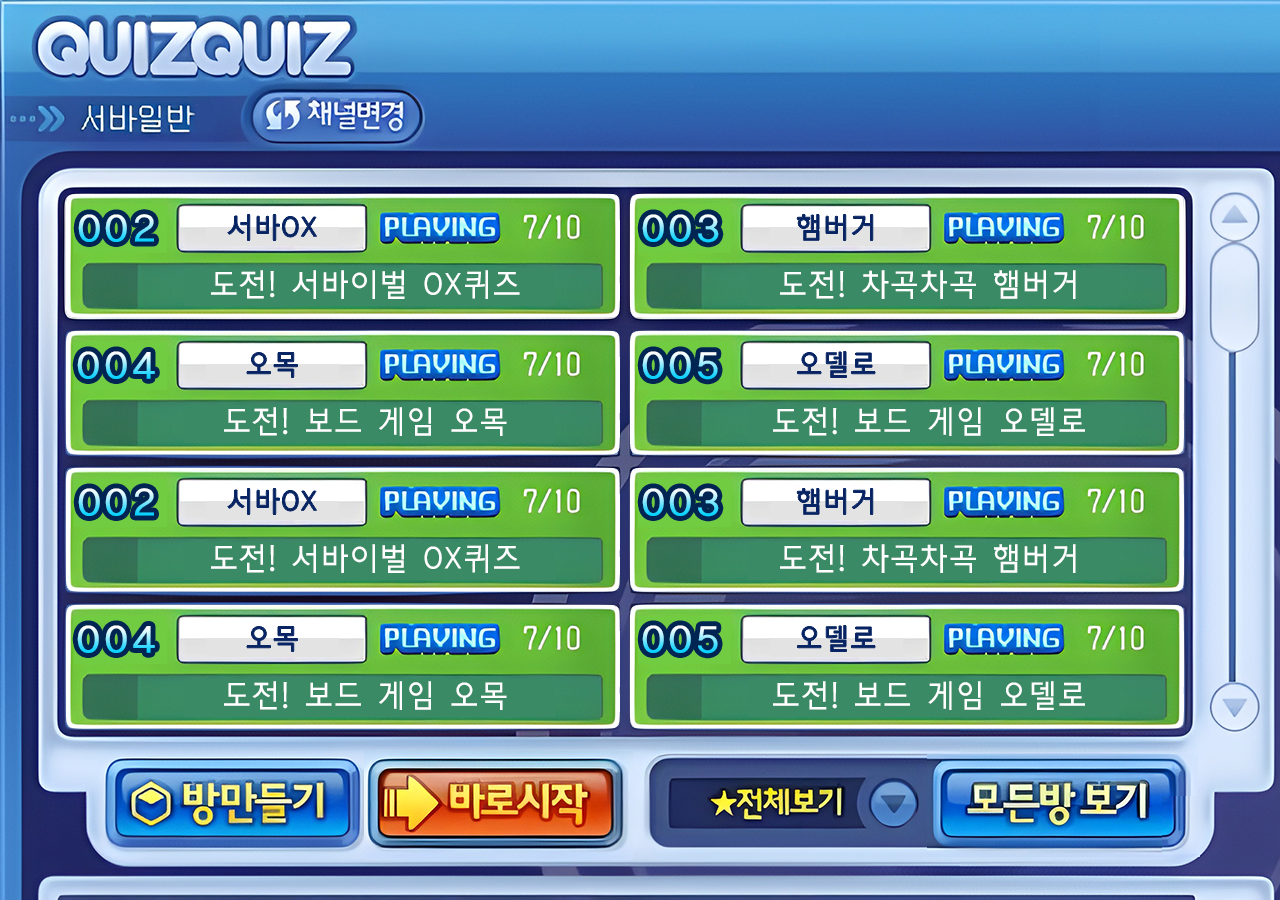
<file: index.html>
<!DOCTYPE html>
<html lang="ko">
<head>
    <meta charset="UTF-8">
    <meta name="viewport" content="width=device-width, initial-scale=0.67">
    <title>큐플레이</title>
    <style>
        body {
            background-image: url('main.png');
            background-size: 1920px 1440px;
            background-repeat: no-repeat;
        }
        .image-grid {
            position: absolute;
            display: grid;
            grid-template-columns: repeat(2, 1fr);
            grid-template-rows: repeat(4, 1fr);
            gap: 8px;
            top: 193px;
            left: 65px;
        }
        .image-grid img {
            object-fit: cover;
            transition: transform 0.2s ease-in-out;
        }
        .image-grid img:hover {
            border-radius: 5px;
            transform: scale(1.05);
            box-shadow: 0 0 10px rgba(0, 0, 0, 0.5);
            filter: brightness(1.1);

        }
            
        
    </style>
        <script>


  const audio = new Audio('큐플레이 BGM - 로그인.ogg');
  audio.loop = true;
  audio.play();

              </script>
</head>
<body>
    <div class="image-grid">
        <!-- 4 rows, 2 columns -->
        <!-- <a href="#"><img src="001.png" alt=""></a> -->
        <a href="ox/index.html"><img src="002.png" alt=""></a>
        <a href="hamburger/index.html"><img src="003.png" alt=""></a>
        <a href="omok/index.html"><img src="004.png" alt=""></a>
        <a href="othello/index.html"><img src="005.png" alt=""></a>
        <a href="ox/index.html"><img src="002.png" alt=""></a>
        <a href="hamburger/index.html"><img src="003.png" alt=""></a>
        <a href="omok/index.html"><img src="004.png" alt=""></a>
        <a href="othello/index.html"><img src="005.png" alt=""></a>
    </div>


</body>
</html>
</file>
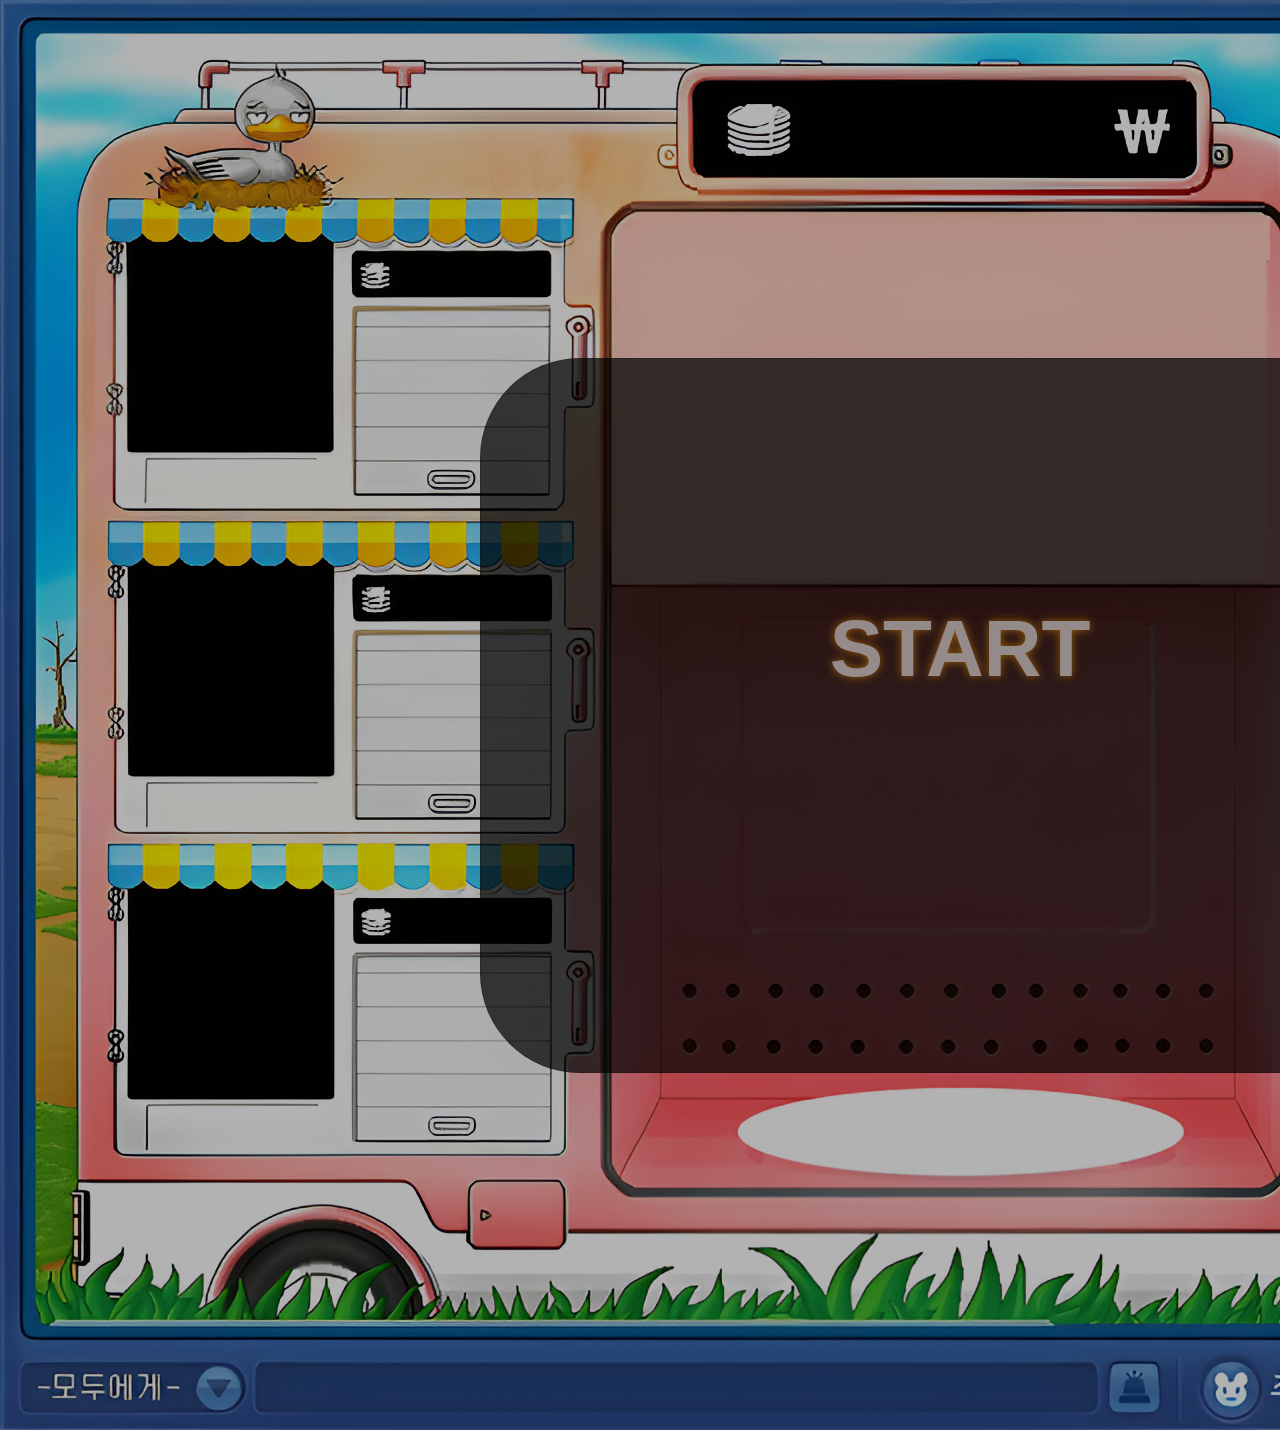
<file: hamburger/index.html>
<!DOCTYPE html>
<html lang="en">
<head>
  <title>Build-A-Burger</title>
  <meta charset="utf-8">
  <meta name="viewport" content="width=device-width, initial-scale=0.67">
  
  <link rel="stylesheet" href="https://maxcdn.bootstrapcdn.com/bootstrap/4.3.1/css/bootstrap.min.css">
  <link rel="stylesheet" href="css/style.css">

</head>
<body>
  <div class="wrapper">
    <div id="start-popup" class="modal">
      <div class="modal-content">
        <div id="start-button" class="close">START</div>
      </div>
    </div>
    <div id="top">
      <div id="score-and-clock">
        <div id="clock"></div>
        <div id="score"></div>
      </div>
    </div>
    <div id="middle">
      <div id="order-ticketing">
        <div class="order-ticket-wrapper">
          <div id="order-tickets">
          </div>
        </div>
      </div>
    </div>
    <!-- <div id="middle2">
      <div id="order-ticketing">
        <div class="order-ticket-wrapper">
          <div id="order-tickets">
          </div>
        </div>
      </div>
    </div> -->
    <div id="bottom">
      <div class="row">
        <div class="col ingredient-image-container">
        </div>
        <div class="col ingredient-image-container">
        </div>
        <div class="col ingredient-image-container">
        </div>
        <div class="w-100"></div>
        <div class="col ingredient-image-container">
        </div>
        <div class="col ingredient-image-container">
        </div>
        <div class="col ingredient-image-container">
        </div>
      </div>
    </div>
  </div>
  <script src='js/script.js'></script>
  <script>
 const audio = new Audio('큐플레이 BGM - 차곡차곡 햄버거.ogg');
 
    audio.loop = true;
    audio.autoplay = true;

// const audioContext = new AudioContext();
// const audioSource = audioContext.createBufferSource();
// const audioBuffer = await fetch('큐플레이 BGM - 차곡차곡 햄버거.ogg')
//   .then(response => response.arrayBuffer())
//   .then(arrayBuffer => audioContext.decodeAudioData(arrayBuffer));

// audioSource.buffer = audioBuffer;
// audioSource.loop = true;
// audioSource.connect(audioContext.destination);
// audioSource.start();
</script>
</body>
<footer>
  <a href="../index.html" style="
  position: absolute;
  top: 1350px;
  left: 1680px;
  width: 225px;
  height: 75px;
  background-color: rgba(0, 0, 0, 0); /* transparent background */
  color: white;
  text-decoration: none;
  padding: 10px;
  font-size: 16px;
  cursor: pointer;
  border-radius: 50px;
z-index: 99999;
"
onmouseover="this.style.background='rgba(0, 0, 0, 0.3)';
this.style.boxShadow='0 0 10px rgba(0, 0, 0, 0.3)';"
onmouseout="this.style.background='rgba(0, 0, 0, 0)';
  this.style.boxShadow='0 0 10px rgba(0, 0, 0, 0.0)';"
></a>
</footer>
</html>
</file>
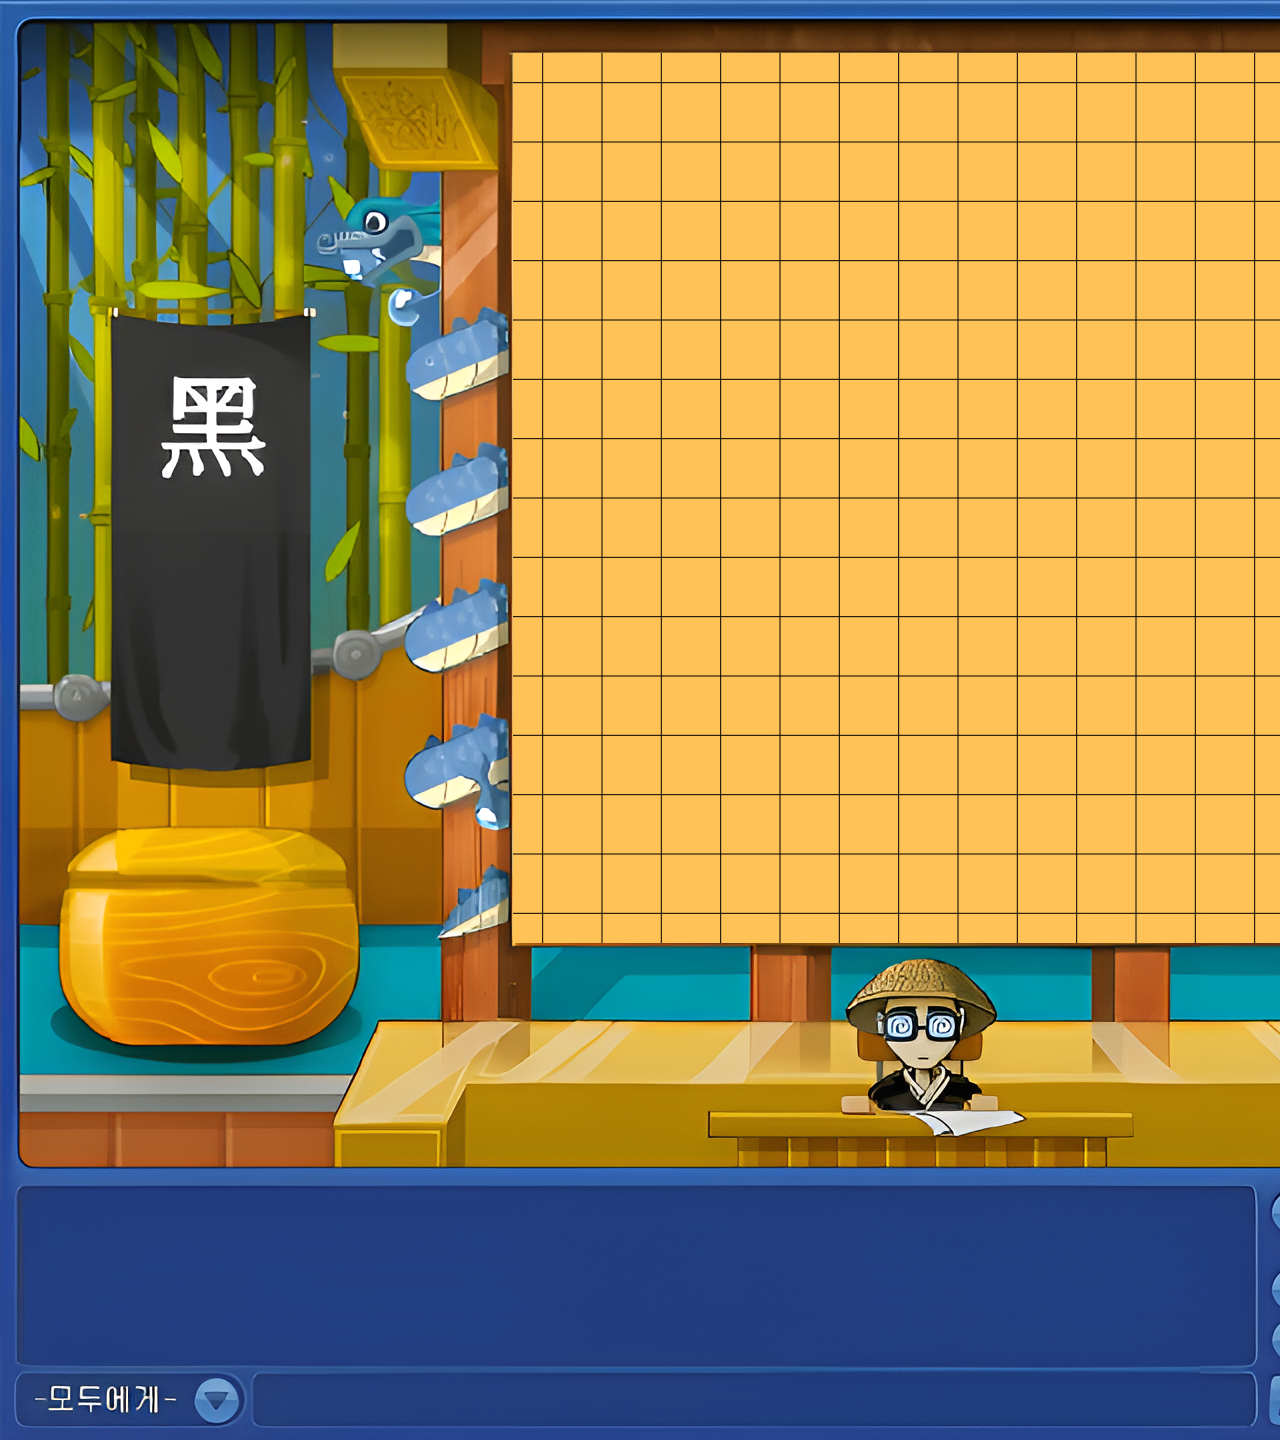
<file: omok/index.html>
<!doctype html>
<html>
<head>
    <style>

        body{
            background: url("omok.png") no-repeat;
        }
canvas{
    margin-top: 45px;
    margin-left: 505px;
}
    </style>
</head>
<body onload='main()'>

<canvas id='canvas'></canvas>

<script src='core2.js'></script>
<script>
    const audio = new Audio('큐플레이 BGM - 오목.ogg');
    audio.loop = true;
    audio.autoplay = true;
</script>


</body>
<footer>
    <a href="../index.html" style="
    position: absolute;
    top: 1355px;
    left: 1680px;
    width: 200px;
    height: 75px;
    background-color: rgba(0, 0, 0, 0); /* transparent background */
    color: white;
    text-decoration: none;
    padding: 10px;
    font-size: 16px;
    cursor: pointer;
    border-radius: 50px;
 
  "
  onmouseover="this.style.background='rgba(0, 0, 0, 0.3)';
  this.style.boxShadow='0 0 10px rgba(0, 0, 0, 0.3)';"
  onmouseout="this.style.background='rgba(0, 0, 0, 0)';
    this.style.boxShadow='0 0 10px rgba(0, 0, 0, 0.0)';"
  ></a>
</footer>
</html>
</file>
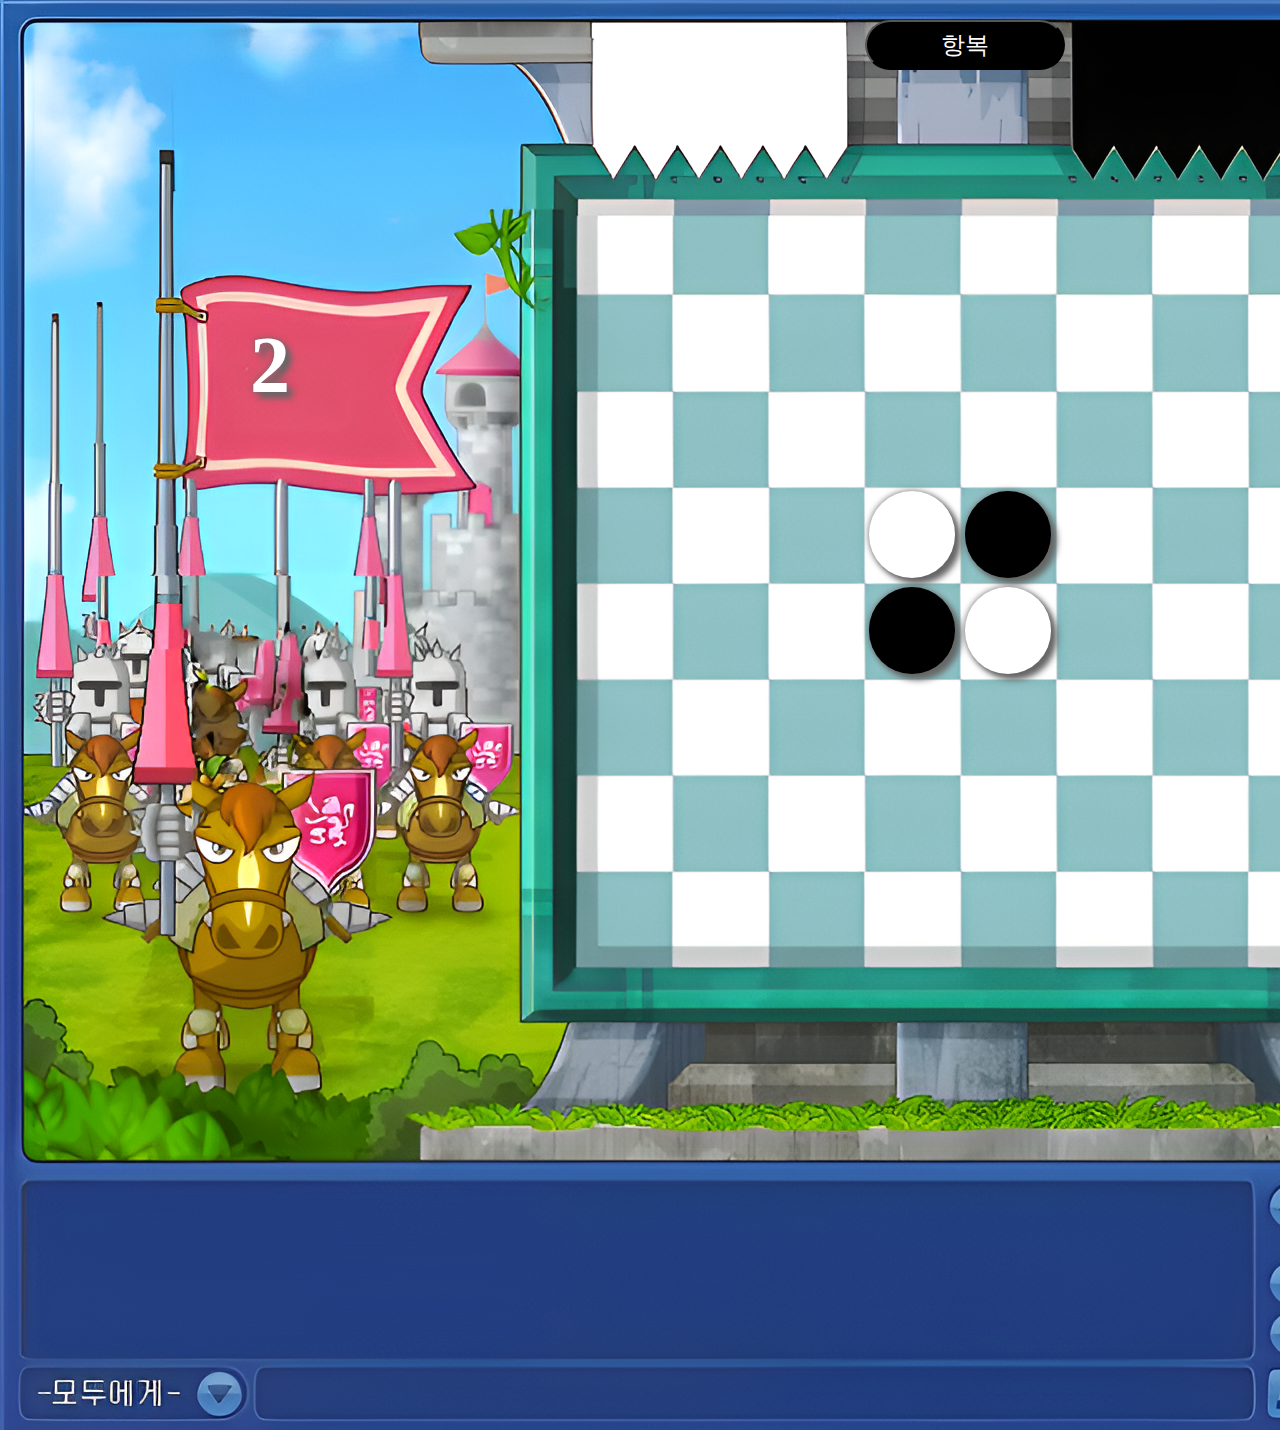
<file: othello/index.html>
<!DOCTYPE html>
<html lang="en">
<head>
    <meta charset="UTF-8">
    <meta http-equiv="X-UA-Compatible" content="IE=edge">
    <meta name="viewport" content="width=device-width, initial-scale=1.0">
    <link rel="stylesheet" href="styles.css">
    <script src="script.js" defer></script>
    <title>오델로</title>
</head>
<body>
<div>
<button id="RB" onclick="resetFunction()">항복</button>      
<div class="scoreboard"> 

<div class="scorewhite"></div>
</div> 
<div class="scoreboard"> 
    <div class="scoreblack"></div>

 </div> 


</div>  
<div class="board bcircle" id="board">
<div class="cell" id="0"  data-cell></div>
<div class="cell" id="1"  data-cell></div>
<div class="cell" id="2"  data-cell></div>
<div class="cell" id="3"  data-cell></div>
<div class="cell" id="4"  data-cell></div>
<div class="cell" id="5"  data-cell></div>
<div class="cell" id="6"  data-cell></div>
<div class="cell" id="7"  data-cell></div>
<div class="cell" id="8"  data-cell></div>
<div class="cell" id="9"  data-cell></div>
<div class="cell" id="10" data-cell></div>
<div class="cell" id="11" data-cell></div>
<div class="cell" id="12" data-cell></div>
<div class="cell" id="13" data-cell></div>
<div class="cell" id="14" data-cell></div>
<div class="cell" id="15" data-cell></div>
<div class="cell" id="16" data-cell></div>
<div class="cell" id="17" data-cell></div>
<div class="cell" id="18" data-cell></div>
<div class="cell" id="19" data-cell></div>
<div class="cell" id="20" data-cell></div>
<div class="cell" id="21" data-cell></div>
<div class="cell" id="22" data-cell></div>
<div class="cell" id="23" data-cell></div>
<div class="cell" id="24" data-cell></div>
<div class="cell" id="25" data-cell></div>
<div class="cell" id="26" data-cell></div>
<div class="cell wcircle" id="27" data-cell></div>
<div class="cell bcircle" id="28" data-cell></div>
<div class="cell" id="29" data-cell></div>
<div class="cell" id="30" data-cell></div>
<div class="cell" id="31" data-cell></div>
<div class="cell" id="32" data-cell></div>
<div class="cell" id="33" data-cell></div>
<div class="cell" id="34" data-cell></div>
<div class="cell bcircle" id="35" data-cell></div>
<div class="cell wcircle" id="36" data-cell></div>
<div class="cell" id="37" data-cell></div>
<div class="cell" id="38" data-cell></div>
<div class="cell" id="39" data-cell></div>
<div class="cell" id="40" data-cell></div>
<div class="cell" id="41" data-cell></div>
<div class="cell" id="42" data-cell></div>
<div class="cell" id="43" data-cell></div>
<div class="cell" id="44" data-cell></div>
<div class="cell" id="45" data-cell></div>
<div class="cell" id="46" data-cell></div>
<div class="cell" id="47" data-cell></div>
<div class="cell" id="48" data-cell></div>
<div class="cell" id="49" data-cell></div>
<div class="cell" id="50" data-cell></div>
<div class="cell" id="51" data-cell></div>
<div class="cell" id="52" data-cell></div>
<div class="cell" id="53" data-cell></div>
<div class="cell" id="54" data-cell></div>
<div class="cell" id="55" data-cell></div>
<div class="cell" id="56" data-cell></div>
<div class="cell" id="57" data-cell></div>
<div class="cell" id="58" data-cell></div>
<div class="cell" id="59" data-cell></div>
<div class="cell" id="60" data-cell></div>
<div class="cell" id="61" data-cell></div>
<div class="cell" id="62" data-cell></div>
<div class="cell" id="63" data-cell></div>
</div>   
<div class="winning-message" id="winningMessage">
<div data-winning-message-text></div>
<button id="restartButton">다시하기</button>
</div>
<script>
    const audio = new Audio('큐플레이 BGM - 오델로.ogg');
    audio.loop = true;
    audio.autoplay = true;
</script>


</body>
<footer>
    <a href="../index.html" style="
    position: absolute;
    top: 1355px;
    left: 1680px;
    width: 200px;
    height: 75px;
    background-color: rgba(0, 0, 0, 0); /* transparent background */
    color: white;
    text-decoration: none;
    padding: 10px;
    font-size: 16px;
    cursor: pointer;
    border-radius: 50px;
 
  "
  onmouseover="this.style.background='rgba(0, 0, 0, 0.3)';
  this.style.boxShadow='0 0 10px rgba(0, 0, 0, 0.3)';"
  onmouseout="this.style.background='rgba(0, 0, 0, 0)';
    this.style.boxShadow='0 0 10px rgba(0, 0, 0, 0.0)';"
  ></a>
</footer>
</html>
</file>
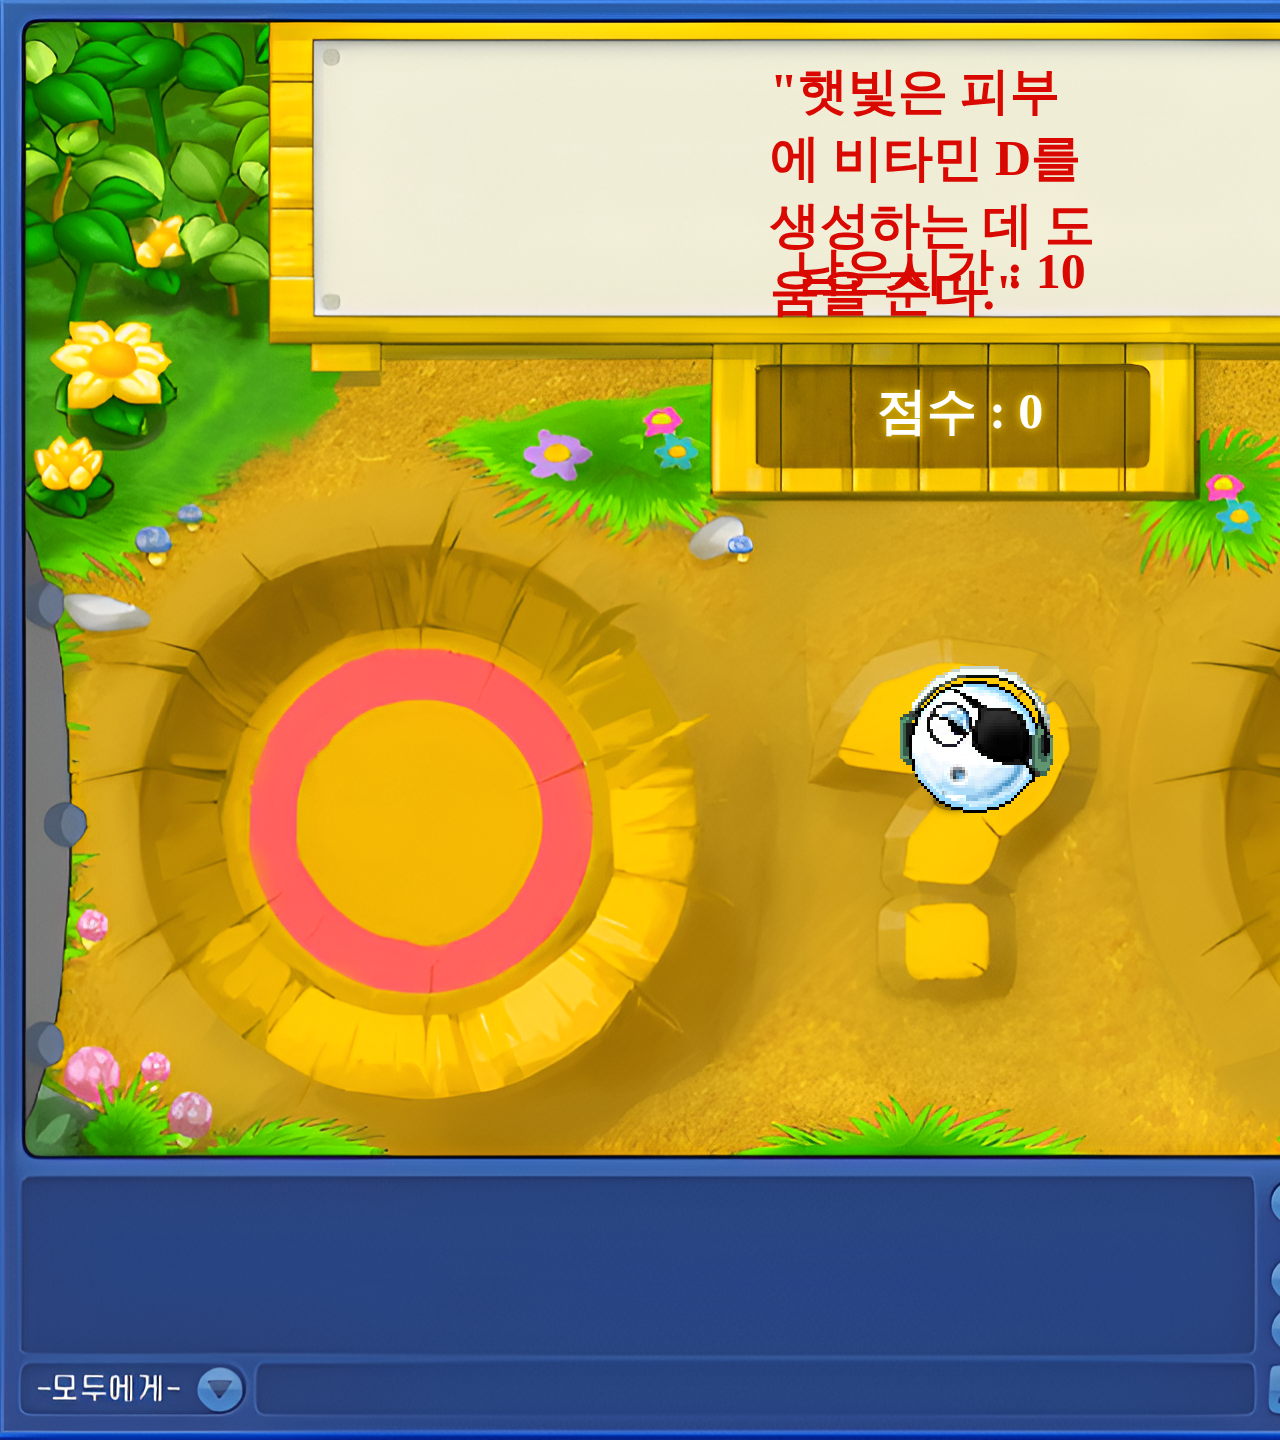
<file: ox/index.html>
<!DOCTYPE html>
<html lang="ko">
<head>
    <meta charset="UTF-8">
    <meta name="viewport" content="width=device-width, initial-scale=0.67">
    <title>OX Quiz Game</title>
    <style>
        body {
 
            width: 1920px;
            height: 1440px;
            background-image: url('bg.png');
            background-size: 1920px 1440px;
            background-repeat: no-repeat;
        }
 .container{
  width: 1920px;
  height: 1440px;
 }
        .question {
            font-size: 50px;
            font-weight: bold;
            margin-top: 50px;
            color: #d90801;
            position: absolute;
            left: 940px;
            transform: translateX(-50%);
           
        }
        .correct-answer{
            font-size: 50px;
            font-weight: bold;
            margin-top: 140px;
            color: #d90801;
            position: absolute;
            left: 940px;
            transform: translateX(-50%);
          
        }
        .ox-zone {
            width: 50%;
            height: 666px;
            float: left;
        }

        .character {
            font-size: 48px;
            position: absolute;
            left: 900px;
          
            transition: 1s;
            top: 666px;

            text-shadow: #000 0px 0px 10px;
        }
        .character img{
            position: absolute;
            z-index: 9;
            animation: bounce infinite 1s;
  animation-fill-mode: backwards;
  animation-timing-function: ease-in-out;

        }
        .character h1{
            opacity: 0.4;
            transform: scaleY(0.5);
           
            position: absolute;
            left: 25px;
            top: 12px;
            animation: shadowt infinite 1s;
  animation-fill-mode: backwards;
  animation-timing-function: ease-in-out;
        }

        @keyframes shadowt{
            0% {
    transform: scaleX(1)scaleY(0.5) ;
  }
  50% {
    transform: scaleX(0.8)scaleY(0.5);
    opacity: 0.3;
  }
  100% {
    transform: scalex(1)scaleY(0.5);
  }
        }
        @keyframes bounce {
  0% {
    transform: scale(1) translateY(0);
  }
  50% {
    transform: scale(1.1) translateY(-20px);
  }
  100% {
    transform: scale(1) translateY(0);
  }
}
 
        @keyframes correct {
            0%, 33%, 66%, 100% {
    transform: scale(1);
  }
  25%, 50%, 75% {
    transform: scale(1.2);
  }
        }
        @keyframes incorrect {
            0%, 100% {
                transform: scale(1);
            }
            50% {
                transform: scale(0.2);
            }
        }
        #o-zone{
             position: absolute;
             left: 0;
             top: 500px;
        }
        #x-zone{
            position: absolute;
            right: 0;
            top: 500px;
        }
        #timer{
            font-size: 50px;
            font-weight: bold;
            margin-top: 230px;
            color: #d90801;
            position: absolute;
            left: 940px;
            transform: translateX(-50%);
  
        }
        .score{
            font-size: 50px;
            font-weight: bold;
            margin-top: 370px;
            color: #fff;
            text-shadow: gold 0px 0px 10px;
            position: absolute;
            left: 960px;
            transform: translateX(-50%);
        }
    </style>
</head>
<body>
    <div class="container">
        <div class="question"></div>
        <div class="correct-answer"></div>
        <div class="ox-zone" id="o-zone"></div>
        <div class="ox-zone" id="x-zone"></div>
        <div class="character"><img src="c.png" alt="c"><h1>●</h1></div>
       
        <div id="timer">남은시간 : 10</div>
        <div class="score">점수 : 0</div>

    </div>

    <script>
        const questions = [];
        const character = document.querySelector('.character');
        const timer = document.querySelector('#timer');
        const correctAnswerDisplay = document.querySelector('.correct-answer');
        let currentQuestion = 0;
        let score = 0;
        let time = 10;
        let answer = true;
        let intervalId;

        // Load questions from CSV file
        fetch('questions.csv')
            .then(response => response.text())
            .then(csv => {
                const rows = csv.split('\n');
                rows.forEach(row => {
                    const [question, correctAnswer] = row.split(',');
                    questions.push({ question,correctAnswer });
                });
            })
            .then(() => {
                // Start the game
                startGame();
            });

            function startGame() {
    // Select a random question
    currentQuestion = Math.floor(Math.random() * questions.length);
    const question = questions[currentQuestion];
    document.querySelector('.question').textContent = question.question;

            // Set the timer
            time = 10;
            timer.textContent = `남은시간 : ${time}`;
            intervalId = setInterval(() => {
                time--;
                timer.textContent = `남은시간 : ${time}`;
                if (time === 0) {
                    // Time's up!
                    checkAnswer();
                }
            }, 1000);

            // Add event listeners to the zones
            document.querySelector('#o-zone').addEventListener('click', () => {
                character.style.left = '377px';
                answer = true; // Assign true for O
                character.style.animation = 'bounce 0.5s';
                setTimeout(() => {
                    character.style.animation = '';
                }, 500);
            });
            document.querySelector('#x-zone').addEventListener('click', () => {
                character.style.left = '1500px';
                answer = false; // Assign false for X
                character.style.animation = 'bounce 0.5s';
                setTimeout(() => {
                    character.style.animation = '';
                }, 500);
            });
        }


        function checkAnswer() {
  clearInterval(intervalId);
  const correctAnswer = questions[currentQuestion].correctAnswer === 'O'; // Convert correctAnswer to a boolean value
  correctAnswerDisplay.textContent = `정답 : ${correctAnswer ? 'O' : 'X'}`;
  if (answer === correctAnswer) {
    // Correct!
    score = score + 1;
    document.querySelector('.score').textContent = `점수 : ${score}`; // Update the score display immediately
    const correctSound = new Audio('correct-6033.mp3');
    correctSound.play(); // Play the correct sound effect
    character.style.animation = 'correct 3s';
    setTimeout(() => {
      character.style.animation = '';
    }, 3000);
  } else {
    // Incorrect!
    score = score - 1;
    document.querySelector('.score').textContent = `점수 : ${score}`; // Update the score display immediately
    const incorrectSound = new Audio('wronganswer-37702.mp3');
    incorrectSound.play(); // Play the incorrect sound effect
    character.style.animation = 'incorrect 3s';
    setTimeout(() => {
      character.style.animation = '';
    }, 3000);
  }
  // Wait for 3 seconds before moving to the next question
  setTimeout(() => {
    correctAnswerDisplay.textContent = '';
    startGame(); // 새로운 질문을 선택
  }, 3000);
}
    </script>

<script>
    const audio = new Audio('큐플레이 BGM - 서바이벌 OX.ogg');
    audio.loop = true;
    audio.autoplay = true;
</script>


</body>
<footer>
    <a href="../index.html" style="
    position: absolute;
    top: 1355px;
    left: 1680px;
    width: 200px;
    height: 50px;
    background-color: rgba(0, 0, 0, 0); /* transparent background */
    color: white;
    text-decoration: none;
    padding: 10px;
    font-size: 16px;
    cursor: pointer;
    border-radius: 50px;
 
  "
  onmouseover="this.style.background='rgba(0, 0, 0, 0.3)';
  this.style.boxShadow='0 0 10px rgba(0, 0, 0, 0.3)';"
  onmouseout="this.style.background='rgba(0, 0, 0, 0)';
    this.style.boxShadow='0 0 10px rgba(0, 0, 0, 0.0)';"
  ></a>
</footer>
</html>
</file>
<file: hamburger/css/style.css>
body {
  /* justify-content: center;*/
  background-color: #000;
  background: url("../back.png") no-repeat;
}

.wrapper {
  position: relative;
  /* min-width: 320px;
  max-width: 480px;
  height: 100vh; */
  width: 1920px;
  height: 1430px;
  padding: 0;
}

.modal {
  display: none;
  position: absolute;
  z-index: 1;
  width: 100%;
  height: 100%;
  overflow: auto;
  background-color: rgb(0,0,0);
  background-color: rgba(0,0,0,0.3);
  text-align: center;
}

.modal-content {
  position: flex;
  background: rgba(0, 0, 0, 0.7);
  margin: auto;
  width: 50%;
  height: 50%;
  position: relative;
  font-size: calc(70px + (80 - 70) * ((100vw - 360px) / (1028 - 360)));
  color: yellow;
  text-shadow: orange 0px 0px 10px;
  line-height: 200px;
  border-radius: 100px;
}

.close {
  color: #fff;
  float: right;
  text-shadow: orange 0px 0px 10px;
}

.close:hover,
.close:focus {
  color: #ffff5d;
  text-decoration: none;
  cursor: pointer;
}

#start-button {
  height: 500px;
  width: 500px;
  /* background-image: url('../images/spatula_color.svg');
  background-size: cover;
  background-position: center; */
  margin: auto;
  padding-top: 15%;
  font-size: 80px;  color: #fff;
  font-weight: bold;
}

/* #info-button {
  position: absolute;
  background: url('../images/info_button.svg') no-repeat;
  background-size: cover;
  border: none;
  width: 35px;
  height: 35px;
  bottom: 5%;
  right: 5%;
} */

/* #top {
  height: 20%;
} */

/* #score-and-clock {
  height: 100%;
  width: 100%;
  display: flex;
  align-items: center;
} */
 
#clock  {
  position: absolute;
  font-size: 80px;
  top: 590px;
  right: 140px ;
  text-align: center;
  color: #ffff5d;
  letter-spacing: 5px;
  font: monospace;
  text-shadow: orange 0px 0px 10px;
  
  /* align-items: center;
  justify-content: center;
 
  float: left;
  margin: auto;
  text-align: center;
  font-size: calc(70px + (80 - 70) * ((100vw - 360px) / (1028 - 360)));
  color: black;
  */
}
#score {
  position: absolute;
  font-size: 80px;
  top: 65px;
  right: 820px ;
  text-align: right;
  color: #fff;
  text-shadow: #fff 0px 0px 1px;
  /* display: flex;
  align-items: center;
  justify-content: center;
  height: 70%;
  width: 50%;
  float: left;
  margin: auto; */
}

#score > div {
  position: relative;
  /* font-size: calc(70px + (80 - 70) * ((100vw - 360px) / (1028 - 360))); */
  font-size: 80px;
  color: #fff;
}

#middle {
  position: absolute;
  height: 40%;
  width: 1920px;
  top: 280px;
  right: -1000px;
  justify-content: end;
  overflow: visible;

}
#middle2{
  position: absolute;
  height: 40%;
  width: 1920px;
  top: 1000px;
  right: 10px;
  justify-content: end;
  overflow: visible;
}

#order-ticketing {
  display: inline-block;
  /* float: right; */
  position: absolute;
  vertical-align: top;
  height: 100%;
  width: 100%;
  overflow: visible;
}

.order-ticket-wrapper {
  height: 100%;
  overflow: hidden;
  display: flex; /* Add this */
  flex-direction: column-reverse; /* Add this */
  justify-content: flex-start;
  overflow: visible;
}

#order-tickets {
  height: 100%;
  width: 840px;
  position: relative;
  float: left;
  left: 24%;
  overflow: visible;
}

.order-ticket {
  position: absolute;
  /* border: 4px solid black;
  border-radius: 5px; */
  /* height: 98%; */
  height: 2000px;
  width: 2000px;
  margin: 0.5%;
  /* filter: opacity(30%); */
  filter: opacity(0%);
  transition: left .1s;
  top: 0px;
  overflow: visible;
}

.order-ticket > .recipe-items {
  /* list-style-type: none;
  top: 20px;
  left: 15px;
  font-size: 20px;
  font-weight: bold;
  position: relative;
  margin: auto; */
  font-size: 0px;
  line-height: 5px;
  text-align: right;
  position: absolute;
  top: 0px;
  overflow: visible;
  width: 1920px;
   
}

.order-ticket > .recipe-items > li {
  position: absolute;
  top: 0px;
  overflow: visible;
}

.order-ticket > .recipe-items > li > img {
  position: absolute;
  width: 220px;
  height: 220px;
  overflow: visible;
 
}

.order-ticket#active-ticket {
  filter: opacity(100%);
  /* background-color: white; */
  display: flex; /* Add this */
  flex-direction: column-reverse; /* Add this */
  justify-content: flex-start;
  position: absolute;
  /* top: 200px; */
  width: 1920px;
  overflow: visible;
  height: 2000px;
  width: 2000px;
}

#bottom {
  position: absolute;
  margin: auto;
  height:40%;
  width: 100%;
  width: 700px;
  height: 300px;
  padding: 0px;
  margin: 0px;
  top: 180px;
  left: 597px;
}

.row {
  height: 100%;
  width: 100%;
  margin: auto;
}

.ingredient-image-container {
  height: 31%;
  width: 19%;
  margin: 0.5%;
  padding: 2%;
 

}

.ingredient {

  background-position: center;
  background-repeat: no-repeat;
  background-size: contain;
  height: 330%;
  width: 100%;

}
.w-100{
 height: 20px;
 margin: 0;
 padding: 0;
}
.crossOffItem {
  position: absolute;
  transform: translate(-20px, 50px); /* adjust these values to move it down and left */
}
 
.ingredient {
  transition: background-color 0.2s ease-in-out;
  /* border-radius: 50px; */

}

/* .ingredient.clicked {
  background-color: #ccc;
} */

.ingredient.clicked.animate {
  animation: pulse 0.5s ease-in-out;
  animation-fill-mode: forwards;
}

@keyframes pulse {
  30% {
    transform: scale(1);
  }
  45%{
    filter: brightness(3);
    /* background-color: cyan; */
    background: url(../backbtn.png) no-repeat;
background-size: contain; /* 또는 cover */
  }
  50% {
    transform: scale(1.05);

  }
  100% {
    transform: scale(1);
  }
}
.ingredient:hover {
  transform: scale(1.05);
  filter: brightness(1.25);
}
</file>
<file: othello/styles.css>
*, *::after, *::before {
    box-sizing: border-box;
}

:root {
   --cell-size: 96px;
   --mark-size: calc(var(--cell-size) * .9);
}

body {
    margin: 0;
}

.board {
    
    width: 1920px;
    height: 525px;
    display: grid;
    justify-content: center;
    align-content: center;
    justify-items: center;
    align-items: center;
    grid-template-columns: repeat(8,auto);
    margin-top: 250px;
    position:relative;
    top: -50%;
}

.cell {
    width: var(--cell-size);
    height: var(--cell-size);
    /* background-color: rgba(13, 105, 36,0.4);
    border: 1.0px solid black; */
    display: flex;
    justify-content: center;
    align-items: center;
    position: relative;
    cursor: not-allowed;
    transform: rotateY(360deg);
    transition: 0.5s;
}




.cell.wcircle, .cell.bcircle{
cursor: not-allowed;
}


.board.bcircle .cell:not(.wcircle):not(.bcircle):hover::before{
    opacity: 0.2;
}   


.board.wcircle .cell:not(.wcircle):not(.bcircle):hover::before{
    opacity: 0.2;
}

.cell.wcircle::before,
.board.wcircle .cell:not(.wcircle):not(.bcircle):hover::before{
    content: ' ';
    position: absolute;
    width: var(--mark-size);
    height: var(--mark-size);
    border-radius: 50%;
    background-color: white;
    box-shadow: 0px 0px 6px #666,
    6px 6px 6px #666
    ;
    transform: rotateY(360deg);
    transition: 0.5s;

}




.cell.bcircle::before,.board.bcircle .cell:not(.wcircle):not(.bcircle):hover::before
{
    content: ' ';
    position: absolute;
    width: var(--mark-size);
    height: var(--mark-size);
    background-color: black;
    border-radius: 50%;
    box-shadow: 0px 0px 6px #666,
    6px 6px 6px #666
    ;
    transform: rotateY(360deg);
    transition: 0.5s;
}


.cell:not(.legalmove){
    pointer-events: none;
}

.cell.legalmove {
    cursor:pointer;
    opacity: 0.6;
}

body { background: url("othello.png") no-repeat;     
 
 
 /* background-color: rgb(169, 246, 252);    */
}

.scoreboard
{
 
    width: 200px;
    justify-content: center;
    font-size: 80px;
    font-weight: bold;
    color: #fff;
    align-items: center;
    position: absolute;
    margin-top: 250px;
    margin-left: 250px;
    text-shadow: 0px 0px 6px #666,
    6px 6px 6px #666
    ;
 
}
.scoreboard .scoreblack{
    margin-left: 1420px;
    text-align: right;
}

#RB {cursor:pointer;
    font-size: 1.5rem;
    width: 200px;
    height: 50px;
    background-color:black;
    color: white;
    border-color: rgb(2, 2, 2);
    transition: 0.1s;
    border-radius: 50px;
    margin-left: 865px;
    margin-top: 20px;
}
#RB:hover {
    width: 200px;
    background-color: rgb(255, 255, 255,0.5);
    color: black;
    border-color: black;
}
#RB:hover {
    width: 200px;
    background-color: rgb(255, 255, 255,0.5);
    color: black;
    border-color: black;
}


.winning-message {
    display: none;
    position: fixed;
    top: 0;
    left: 0;
    right: 0;
    bottom: 0;
    background-color: rgba(0, 0, 0, .5);
    justify-content: center;
    align-items: center;
    color: #FFA600;
    font-size: 5rem;
    text-shadow:#fff 0px 0px 3px ;  
    flex-direction: column;
  }
  
  .winning-message button {
    font-size: 3rem;
    background-color: white;
    border: 1px solid black;
    padding: .25em .5em;
    cursor: pointer;
    border-radius: 50px;
  }
  
  .winning-message button:hover {
    background-color: black;
    color: white;
    border-color: white;
  }
  
  .winning-message.show {
    display: flex;
  }
</file>
